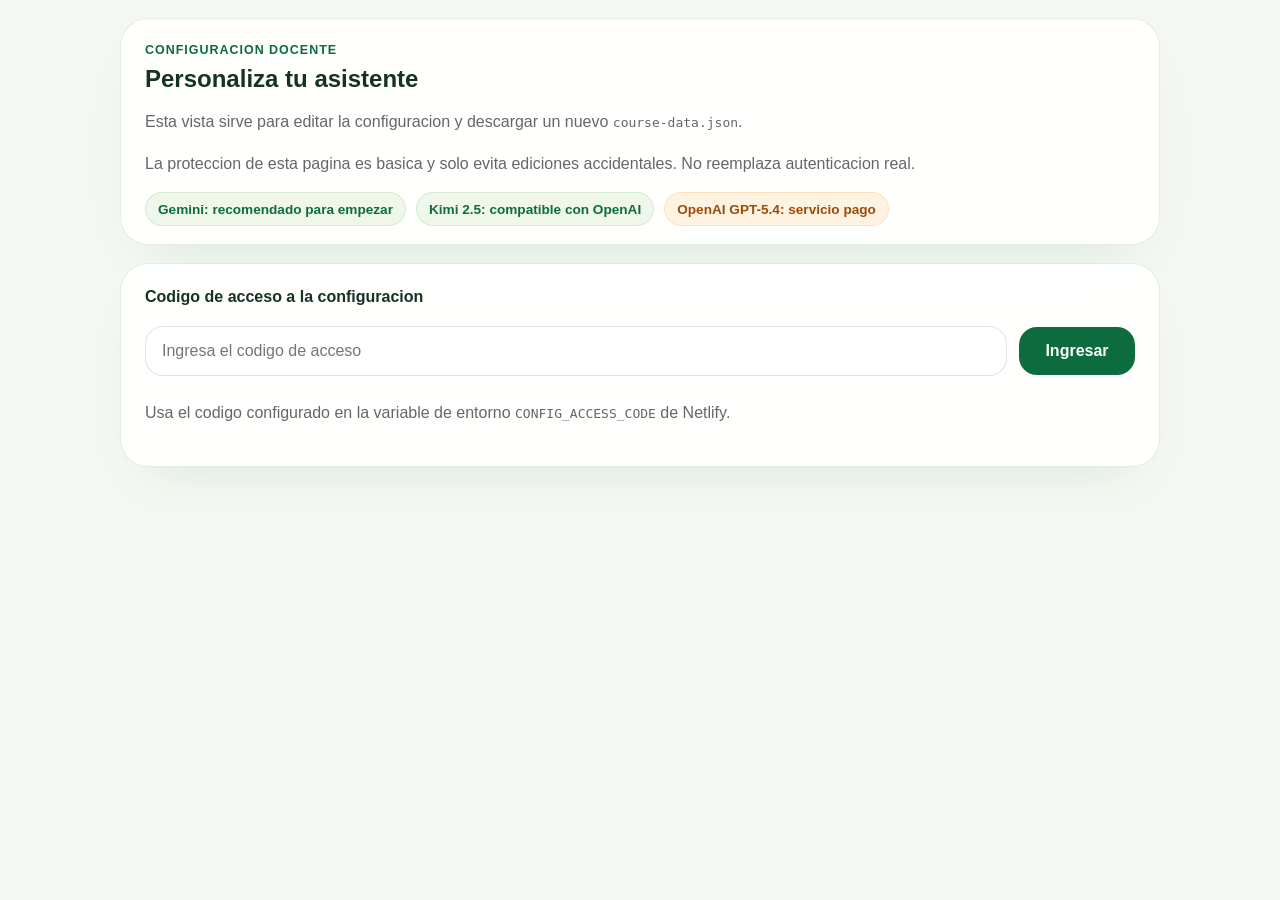
<file: config.html>
<!doctype html>
<html lang="es">
  <head>
    <meta charset="utf-8">
    <meta name="viewport" content="width=device-width, initial-scale=1">
    <title>Configurar Asistente del Curso</title>
    <meta name="description" content="Formulario visual para personalizar la plantilla del asistente virtual docente.">
    <link rel="stylesheet" href="./styles.css">
  </head>
  <body class="page-shell config-page">
    <main class="config-layout">
      <section class="hero-card compact">
        <p class="eyebrow">Configuracion docente</p>
        <h1>Personaliza tu asistente</h1>
        <p class="hero-copy">Esta vista sirve para editar la configuracion y descargar un nuevo <code>course-data.json</code>.</p>
        <p class="hero-note">La proteccion de esta pagina es basica y solo evita ediciones accidentales. No reemplaza autenticacion real.</p>
        <div class="info-strip">
          <span class="status-badge">Gemini: recomendado para empezar</span>
          <span class="status-badge">Kimi 2.5: compatible con OpenAI</span>
          <span class="status-badge warning">OpenAI GPT-5.4: servicio pago</span>
        </div>
      </section>

      <section class="chat-card">
        <div id="access-panel" class="access-panel">
          <label for="access-code">Codigo de acceso a la configuracion</label>
          <div class="access-row">
            <input id="access-code" name="access-code" type="password" placeholder="Ingresa el codigo de acceso">
            <button id="unlock-button" type="button">Ingresar</button>
          </div>
          <p class="helper-text">Usa el codigo configurado en la variable de entorno <code>CONFIG_ACCESS_CODE</code> de Netlify.</p>
        </div>

        <form id="config-form" class="config-form hidden">
          <section class="config-section">
            <div class="section-heading">
              <h2>Datos generales</h2>
              <p>Personaliza nombre del curso, docente y apariencia principal.</p>
            </div>

            <div class="form-grid">
              <label>
                <span>Nombre del curso</span>
                <input name="courseName" required>
              </label>

              <label>
                <span>Nombre del docente</span>
                <input name="teacherName" required>
              </label>

              <label>
                <span>Color principal CECAR</span>
                <select name="primaryColor" required>
                  <option value="#0c6c3e">Verde oscuro</option>
                  <option value="#60ad45">Verde claro</option>
                  <option value="#b9d539">Verde amarillento</option>
                  <option value="#f5804c">Naranja oscuro</option>
                  <option value="#f8a02b">Naranja claro</option>
                  <option value="#fadb24">Amarillo</option>
                  <option value="#666666">Gris</option>
                </select>
              </label>

              <label class="full-width">
                <span>Mensaje de bienvenida</span>
                <textarea name="welcomeMessage" rows="3" required></textarea>
              </label>

              <div class="full-width theme-preview-card" id="theme-preview-card">
                <div class="theme-preview-header">
                  <p class="eyebrow">Vista previa</p>
                  <p class="theme-preview-note">Cambio visual sin descargar el JSON</p>
                </div>
                <div class="theme-preview-shell">
                  <div class="theme-preview-sidebar">
                    <h3 class="theme-preview-brand">Asistente CECAR</h3>
                    <div class="theme-preview-course-card">
                      <p class="theme-preview-label">Asistente del curso</p>
                      <strong id="theme-preview-course">Nombre del curso</strong>
                      <span id="theme-preview-teacher">Docente: Nombre del docente</span>
                    </div>
                  </div>
                  <div class="theme-preview-chat">
                    <div class="theme-preview-bubble assistant">
                      <span>Asistente</span>
                      <p>Este es un ejemplo de respuesta del asistente con el color seleccionado.</p>
                    </div>
                    <div class="theme-preview-bubble student">
                      <span>Estudiante</span>
                      <p>¿Cómo se evalúa el curso?</p>
                    </div>
                    <div class="theme-preview-action">Enviar</div>
                  </div>
                </div>
              </div>
            </div>
          </section>

          <section class="config-section provider-section">
            <div class="section-heading">
              <h2>Servicio de IA</h2>
              <p>El docente elige entre Gemini, Kimi 2.5 y OpenAI. OpenAI se muestra como servicio pago.</p>
            </div>

            <div class="provider-grid" id="provider-grid">
              <button class="provider-card" type="button" data-provider-option="gemini">
                <strong>Gemini</strong>
                <span>Freemium. Recomendado para talleres y primeras pruebas.</span>
              </button>
              <button class="provider-card" type="button" data-provider-option="kimi">
                <strong>Kimi 2.5</strong>
                <span>Compatible con OpenAI. Buena opcion para contexto largo y tareas generales.</span>
              </button>
              <button class="provider-card" type="button" data-provider-option="openai">
                <strong>OpenAI GPT-5.4</strong>
                <span>Pago. Mayor estabilidad para produccion.</span>
              </button>
            </div>

            <div class="form-grid provider-form-grid">
              <label>
                <span>Proveedor LLM</span>
                <select name="provider">
                  <option value="gemini">Gemini</option>
                  <option value="kimi">Kimi 2.5</option>
                  <option value="openai">OpenAI</option>
                </select>
              </label>

              <div class="model-display-card">
                <span>Modelo</span>
                <strong id="provider-model-name">Cargando modelo...</strong>
              </div>

              <div class="provider-help-card full-width" id="provider-help">
                <p class="provider-help-title">Cargando informacion del proveedor...</p>
                <p class="provider-help-copy"></p>
                <p class="provider-help-copy"><strong>Variable de entorno:</strong> <code id="provider-env-key"></code></p>
              </div>
            </div>
          </section>

          <section class="config-section">
            <div class="section-heading">
              <h2>Prompt principal</h2>
              <p>Define la forma de responder del asistente y el mensaje de rechazo fuera de contexto.</p>
            </div>

            <div class="form-grid">
              <label class="full-width">
                <span>Prompt principal</span>
                <textarea name="systemPrompt" rows="5" required></textarea>
              </label>

              <label class="full-width">
                <span>Mensaje fuera de contexto</span>
                <textarea name="outOfScopeMessage" rows="2" required></textarea>
              </label>
            </div>
          </section>

          <section class="config-section">
            <div class="section-heading">
              <h2>Contexto del curso</h2>
              <p>Escribe toda la informacion relevante del curso en un solo bloque: metodologia, unidades, lecturas, foros, evaluaciones, horarios, canales de contacto y cualquier regla clave para estudiantes.</p>
            </div>

            <div class="form-grid">
              <label class="full-width">
                <span>Bloque unico de informacion del curso</span>
                <textarea name="knowledgeBase" rows="16" required placeholder="Ejemplo:\nEl curso se organiza en 4 unidades...\nHay 2 foros obligatorios...\nLas lecturas recomendadas se publican por unidad...\nLa metodologia combina clases guiadas, debate y proyecto final..."></textarea>
              </label>
            </div>
          </section>

          <div class="chat-actions">
            <p class="helper-text">El formulario descarga un nuevo JSON. Luego reemplaza el archivo original antes de desplegar en Netlify.</p>
            <button type="submit">Descargar configuración</button>
          </div>
        </form>
      </section>

      <section class="chat-card hidden" id="preview-panel">
        <div class="chat-header">
          <div>
            <h2>Vista previa del JSON</h2>
            <p>Revisa rapidamente la configuracion generada.</p>
          </div>
        </div>
        <pre class="json-preview" id="json-preview"></pre>
      </section>
    </main>

    <script src="./config.js" defer></script>
  </body>
</html>
</file>
<file: styles.css>
:root {
  --primary-color: #0c6c3e;
  --accent-color: #60ad45;
  --surface-color: #ffffff;
  --page-background: #f5f8f2;
  --panel-background: rgba(255, 255, 255, 0.92);
  --border-color: rgba(12, 108, 62, 0.12);
  --soft-border: rgba(102, 102, 102, 0.14);
  --shadow-color: rgba(12, 108, 62, 0.16);
  --text-color: #163225;
  --muted-text: #666666;
  --assistant-bubble: #f3f8ec;
  --student-bubble: #0c6c3e;
  --student-text: #ffffff;
  --badge-background: rgba(96, 173, 69, 0.1);
  --badge-border: rgba(96, 173, 69, 0.18);
}

* {
  box-sizing: border-box;
}

html {
  font-family: "Plus Jakarta Sans", Inter, "Segoe UI", Arial, Helvetica, sans-serif;
  color: var(--text-color);
}

body {
  margin: 0;
  min-height: 100vh;
  background: var(--page-background);
}

button,
input,
textarea,
select {
  font: inherit;
  font-weight: 400;
}

option {
  font-weight: 400;
}

button {
  cursor: pointer;
}

.page-shell {
  padding: 18px;
}

.workspace-layout,
.config-layout {
  width: min(1380px, 100%);
  margin: 0 auto;
  display: grid;
  gap: 18px;
}

.workspace-layout {
  grid-template-columns: minmax(300px, 340px) minmax(0, 1fr);
  align-items: stretch;
  min-height: calc(100vh - 36px);
}

.sidebar-panel,
.chat-shell,
.hero-card,
.chat-card {
  background: var(--panel-background);
  border: 1px solid var(--border-color);
  border-radius: 28px;
  box-shadow: 0 24px 54px -30px var(--shadow-color);
  backdrop-filter: blur(10px);
}

.sidebar-panel {
  padding: 24px 20px;
  display: grid;
  align-content: start;
  gap: 18px;
  min-height: calc(100vh - 36px);
  position: sticky;
  top: 18px;
}

.sidebar-brand {
  font-size: 1.7rem;
  font-weight: 800;
  letter-spacing: -0.02em;
}

.assistant-card {
  display: grid;
  grid-template-columns: 1fr;
  gap: 10px;
  align-items: center;
  padding: 18px;
  border-radius: 24px;
  background: rgba(12, 108, 62, 0.06);
  border: 1px solid rgba(12, 108, 62, 0.08);
}

.assistant-meta h1,
.chat-topbar h2,
.hero-card h1,
.chat-header h2,
.section-heading h2,
.section-title-row h2 {
  margin: 0;
}

.avatar {
  width: 44px;
  height: 44px;
  border-radius: 16px;
  display: grid;
  place-items: center;
  background: var(--primary-color);
  color: var(--student-text);
  font-weight: 800;
  letter-spacing: 0.04em;
}

.eyebrow {
  margin: 0 0 8px;
  font-size: 0.78rem;
  font-weight: 800;
  letter-spacing: 0.08em;
  text-transform: uppercase;
  color: var(--primary-color);
}

.meta-copy,
.helper-text,
.message-role,
.section-heading p,
.provider-help-copy,
.hero-copy,
.hero-note,
.chat-header p {
  color: var(--muted-text);
}

.helper-text,
.message-text,
.section-heading p,
.chat-header p,
.hero-copy,
.hero-note,
.meta-copy,
.provider-help-copy {
  line-height: 1.6;
}

.info-strip,
.status-row {
  display: flex;
  flex-wrap: wrap;
  gap: 10px;
}

.status-badge,
.helper-pill,
.section-kicker {
  display: inline-flex;
  align-items: center;
  min-height: 34px;
  padding: 8px 12px;
  border-radius: 999px;
  background: var(--badge-background);
  border: 1px solid var(--badge-border);
  color: var(--primary-color);
  font-size: 0.85rem;
  font-weight: 700;
}

.status-badge.muted,
.section-kicker {
  color: var(--muted-text);
  background: rgba(102, 102, 102, 0.08);
  border-color: rgba(102, 102, 102, 0.12);
}

.status-badge.warning {
  color: #9a4c0a;
  background: rgba(248, 160, 43, 0.14);
  border-color: rgba(248, 160, 43, 0.2);
}

.sidebar-section {
  display: grid;
  gap: 12px;
}

.section-title-row {
  display: flex;
  align-items: center;
  justify-content: flex-start;
  gap: 10px;
}

.assistant-meta h1 {
  font-size: clamp(1.7rem, 3vw, 2.6rem);
  line-height: 1.12;
  letter-spacing: -0.03em;
}

.chip-grid,
.chip-row {
  display: flex;
  flex-wrap: wrap;
  gap: 10px;
}

.chip {
  border: 1px solid rgba(12, 108, 62, 0.12);
  background: #ffffff;
  color: var(--text-color);
  padding: 11px 14px;
  border-radius: 16px;
  font-weight: 600;
  text-align: left;
}

.chip:hover {
  border-color: rgba(12, 108, 62, 0.26);
  background: rgba(185, 213, 57, 0.12);
}

.chat-shell {
  height: calc(100vh - 36px);
  min-height: calc(100vh - 36px);
  display: grid;
  grid-template-rows: auto 1fr auto;
  overflow: hidden;
}

.chat-topbar {
  display: flex;
  justify-content: space-between;
  align-items: center;
  gap: 18px;
  padding: 22px 24px 18px;
  border-bottom: 1px solid var(--soft-border);
}

.chat-identity {
  display: flex;
  align-items: center;
  gap: 14px;
}

.text-link {
  color: var(--primary-color);
  text-decoration: none;
  font-weight: 700;
}

.topbar-link {
  padding: 10px 14px;
  border-radius: 14px;
  background: rgba(12, 108, 62, 0.07);
}

.chat-log-wrapper {
  display: flex;
  flex-direction: column;
  min-height: 0;
  overflow: hidden;
  padding: 16px 24px 8px;
}

.day-divider {
  display: flex;
  justify-content: center;
  margin-bottom: 16px;
}

.day-divider span {
  padding: 8px 14px;
  border-radius: 999px;
  background: rgba(185, 213, 57, 0.16);
  color: var(--muted-text);
  font-size: 0.84rem;
  font-weight: 700;
}

.chat-log {
  min-height: 0;
  height: 100%;
  overflow: auto;
  display: flex;
  flex-direction: column;
  gap: 14px;
  padding: 6px 2px 12px;
}

.message {
  max-width: min(82%, 760px);
  padding: 14px 16px;
  border-radius: 22px;
  border: 1px solid var(--soft-border);
}

.message.assistant {
  align-self: flex-start;
  background: var(--assistant-bubble);
}

.message.student {
  align-self: flex-end;
  background: var(--student-bubble);
  color: var(--student-text);
  border-color: transparent;
}

.message.student .message-role,
.message.student .message-text {
  color: inherit;
}

.message-role,
.message-text {
  margin: 0;
}

.message-role {
  margin-bottom: 5px;
  font-size: 0.78rem;
  font-weight: 800;
}

.message-text {
  overflow-wrap: anywhere;
}

.message-text strong {
  font-weight: 800;
}

.typing-indicator .message-text {
  display: inline-flex;
  align-items: center;
  gap: 10px;
}

.typing-copy {
  color: var(--muted-text);
}

.typing-dots {
  display: inline-flex;
  gap: 6px;
}

.typing-dots span {
  width: 8px;
  height: 8px;
  border-radius: 999px;
  background: var(--primary-color);
  opacity: 0.35;
  animation: typing-pulse 1.1s infinite ease-in-out;
}

.typing-dots span:nth-child(2) {
  animation-delay: 0.15s;
}

.typing-dots span:nth-child(3) {
  animation-delay: 0.3s;
}

@keyframes typing-pulse {
  0%,
  80%,
  100% {
    opacity: 0.35;
    transform: translateY(0);
  }

  40% {
    opacity: 1;
    transform: translateY(-2px);
  }
}

.chat-form,
.config-form {
  padding: 16px 24px 24px;
  border-top: 1px solid var(--soft-border);
}

.composer-shell {
  display: grid;
  grid-template-columns: minmax(0, 1fr) auto;
  gap: 12px;
  align-items: end;
}

.chat-form textarea,
.config-form textarea,
.config-form input,
.config-form select,
.access-panel input {
  width: 100%;
  border: 1px solid rgba(102, 102, 102, 0.18);
  border-radius: 18px;
  padding: 15px 16px;
  background: #ffffff;
  color: var(--text-color);
  font-weight: 400;
}

.chat-form textarea {
  min-height: 84px;
  max-height: 210px;
  resize: vertical;
}

.chat-form textarea:focus,
.config-form textarea:focus,
.config-form input:focus,
.config-form select:focus,
.access-panel input:focus {
  outline: 2px solid rgba(96, 173, 69, 0.18);
  border-color: var(--accent-color);
}

.send-button,
.access-row button,
.chat-actions button {
  border: none;
  border-radius: 18px;
  background: var(--primary-color);
  color: var(--student-text);
  padding: 15px 22px;
  font-weight: 800;
  min-width: 116px;
}

.send-button {
  min-width: 88px;
  padding: 12px 16px;
}

.send-button:disabled,
.chat-actions button:disabled {
  opacity: 0.68;
  cursor: wait;
}

.chat-form-footer,
.chat-actions,
.access-row {
  display: flex;
  align-items: center;
  justify-content: space-between;
  gap: 12px;
  margin-top: 12px;
}

.chat-form-footer .helper-text,
.chat-actions .helper-text {
  margin: 0;
}

.config-layout {
  max-width: 1040px;
}

.hero-card,
.chat-card {
  padding: 24px;
}

.hero-card.compact {
  padding-bottom: 18px;
}

.config-section {
  display: grid;
  gap: 18px;
  padding: 18px 0;
  border-top: 1px solid var(--soft-border);
}

.config-section:first-child {
  border-top: none;
  padding-top: 0;
}

.provider-grid {
  display: grid;
  grid-template-columns: repeat(3, minmax(0, 1fr));
  gap: 12px;
}

.provider-card,
.provider-help-card {
  border: 1px solid var(--soft-border);
  background: rgba(255, 255, 255, 0.96);
  border-radius: 18px;
  padding: 16px;
}

.provider-card {
  text-align: left;
  display: grid;
  gap: 6px;
}

.provider-card strong {
  font-size: 1rem;
}

.provider-card span,
.provider-help-copy {
  color: var(--muted-text);
  line-height: 1.5;
}

.provider-card.selected {
  border-color: rgba(12, 108, 62, 0.24);
  box-shadow: 0 0 0 2px rgba(96, 173, 69, 0.12);
  background: rgba(12, 108, 62, 0.08);
}

.provider-help-card {
  display: grid;
  gap: 6px;
}

.provider-help-title {
  margin: 0;
  font-weight: 800;
}

.provider-help-copy {
  margin: 0;
}

.model-display-card {
  display: grid;
  gap: 8px;
  align-content: start;
  padding: 16px;
  border: 1px solid var(--soft-border);
  border-radius: 18px;
  background: rgba(255, 255, 255, 0.96);
}

.model-display-card span {
  font-weight: 700;
}

.model-display-card strong {
  font-size: 1rem;
  font-weight: 600;
}

.theme-preview-card {
  padding: 18px;
  border-radius: 22px;
  border: 1px solid var(--soft-border);
  background: rgba(255, 255, 255, 0.96);
  --preview-primary: #0c6c3e;
  --preview-contrast: #ffffff;
}

.theme-preview-header {
  display: flex;
  align-items: center;
  justify-content: space-between;
  gap: 12px;
  margin-bottom: 14px;
}

.theme-preview-note {
  margin: 0;
  color: var(--muted-text);
  font-size: 0.9rem;
}

.theme-preview-shell {
  display: grid;
  grid-template-columns: minmax(200px, 260px) minmax(0, 1fr);
  gap: 14px;
}

.theme-preview-sidebar,
.theme-preview-chat {
  border: 1px solid var(--soft-border);
  border-radius: 20px;
  padding: 16px;
  background: #ffffff;
}

.theme-preview-brand {
  margin: 0 0 14px;
  font-size: 1rem;
}

.theme-preview-course-card {
  padding: 16px;
  border-radius: 18px;
  background: color-mix(in srgb, var(--preview-primary) 10%, white);
  border: 1px solid color-mix(in srgb, var(--preview-primary) 18%, white);
  display: grid;
  gap: 8px;
}

.theme-preview-course-card strong {
  font-size: 1.2rem;
  line-height: 1.2;
}

.theme-preview-course-card span,
.theme-preview-label {
  color: var(--muted-text);
}

.theme-preview-label {
  margin: 0;
  font-size: 0.78rem;
  font-weight: 800;
  letter-spacing: 0.08em;
  text-transform: uppercase;
}

.theme-preview-chat {
  display: grid;
  gap: 12px;
  align-content: start;
}

.theme-preview-bubble {
  padding: 12px 14px;
  border-radius: 18px;
  border: 1px solid var(--soft-border);
}

.theme-preview-bubble span {
  display: block;
  margin-bottom: 6px;
  font-size: 0.78rem;
  font-weight: 800;
}

.theme-preview-bubble p {
  margin: 0;
  line-height: 1.5;
}

.theme-preview-bubble.assistant {
  background: color-mix(in srgb, var(--preview-primary) 8%, white);
}

.theme-preview-bubble.student {
  background: var(--preview-primary);
  color: var(--preview-contrast);
  border-color: transparent;
}

.theme-preview-action {
  justify-self: end;
  padding: 12px 18px;
  border-radius: 16px;
  background: var(--preview-primary);
  color: var(--preview-contrast);
  font-weight: 800;
}

.form-grid {
  display: grid;
  grid-template-columns: repeat(2, minmax(0, 1fr));
  gap: 16px;
}

.form-grid label,
.access-panel label {
  display: flex;
  flex-direction: column;
  gap: 8px;
  font-weight: 700;
}

.full-width {
  grid-column: 1 / -1;
}

.access-panel {
  display: grid;
  gap: 8px;
}

.json-preview {
  overflow: auto;
  margin: 0;
  padding: 16px;
  border-radius: 18px;
  background: #102418;
  color: #e7f2ea;
}

.hidden {
  display: none;
}

.sr-only {
  position: absolute;
  width: 1px;
  height: 1px;
  padding: 0;
  margin: -1px;
  overflow: hidden;
  clip: rect(0, 0, 0, 0);
  white-space: nowrap;
  border: 0;
}

@media (max-width: 1180px) {
  .workspace-layout {
    grid-template-columns: 300px minmax(0, 1fr);
  }

  .provider-grid,
  .form-grid,
  .theme-preview-shell {
    grid-template-columns: 1fr;
  }
}

@media (max-width: 920px) {
  .page-shell {
    padding: 12px;
  }

  .workspace-layout {
    grid-template-columns: 1fr;
  }

  .sidebar-panel,
  .chat-shell {
    min-height: auto;
    height: auto;
    position: static;
  }

  .sidebar-panel {
    padding: 18px;
  }

  .workspace-layout {
    min-height: auto;
  }
}

@media (max-width: 720px) {
  .chat-topbar,
  .chat-form,
  .chat-log-wrapper,
  .hero-card,
  .chat-card {
    padding-left: 16px;
    padding-right: 16px;
  }

  .chat-topbar,
  .chat-form-footer,
  .chat-actions,
  .access-row {
    flex-direction: column;
    align-items: stretch;
  }

  .composer-shell {
    grid-template-columns: 1fr;
  }

  .send-button {
    width: 100%;
  }

  .message {
    max-width: 100%;
  }
}

@media (max-width: 520px) {
  .page-shell {
    padding: 8px;
  }

  .sidebar-panel,
  .chat-shell,
  .hero-card,
  .chat-card {
    border-radius: 20px;
  }

  .assistant-card {
    grid-template-columns: 1fr;
  }

  .assistant-meta h1,
  .chat-topbar h2 {
    font-size: 1.2rem;
  }

  .status-badge,
  .helper-pill,
  .section-kicker,
  .chip {
    width: 100%;
    justify-content: center;
  }

  .chip-grid {
    display: grid;
  }
}
</file>
